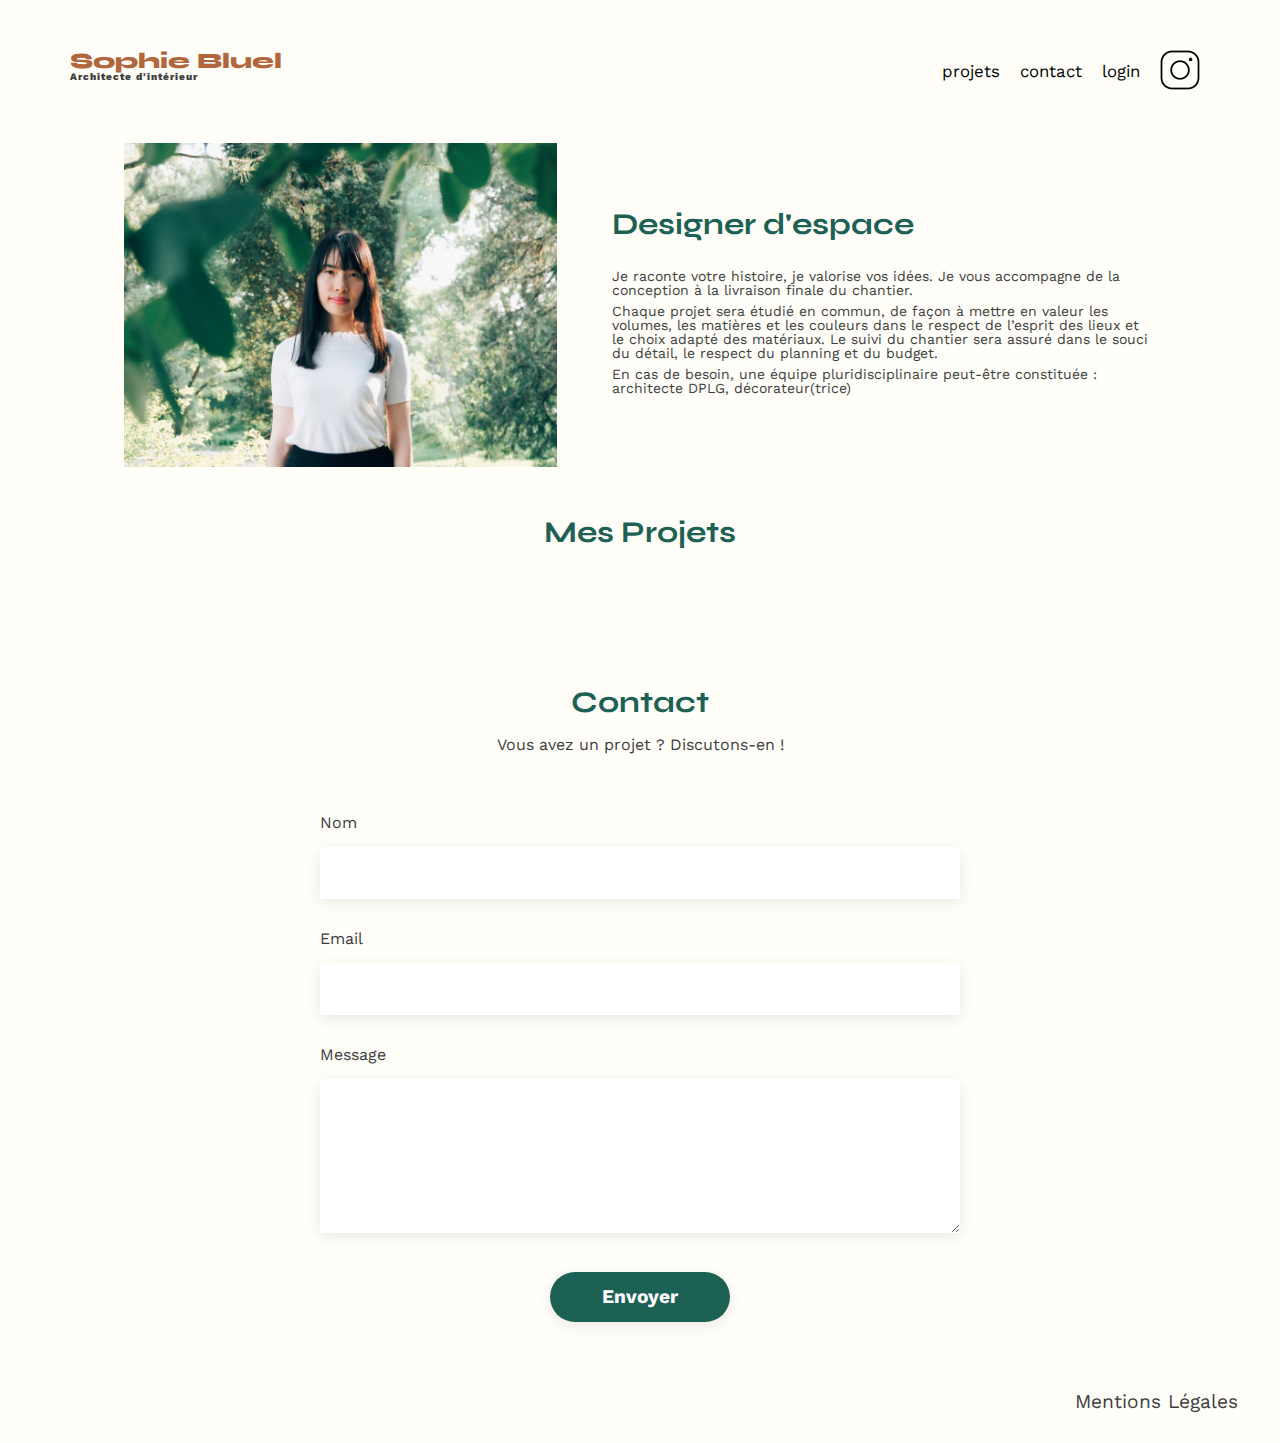
<file: FrontEnd/index.html>
<!DOCTYPE html>
<html lang="fr">
<head>
	<meta charset="UTF-8">
	<title>Sophie Bluel - Architecte d'intérieur</title>
	<meta name="viewport" content="width=device-width, initial-scale=1.0">
	<link rel="stylesheet" href="https://cdnjs.cloudflare.com/ajax/libs/font-awesome/6.0.0-beta3/css/all.min.css">
	<link rel="preconnect" href="https://fonts.googleapis.com">
	<link rel="preconnect" href="https://fonts.gstatic.com" crossorigin>
	<link href='https://unpkg.com/boxicons@2.1.4/css/boxicons.min.css' rel='stylesheet'>
	<link href="https://fonts.googleapis.com/css2?family=Syne:wght@700;800&family=Work+Sans&display=swap" rel="stylesheet">
	<meta name="description" content="">
	<link rel="stylesheet" href="./assets/style.css">
	<script src="js/works.js" defer></script>
	<script src="js/user.js" defer></script>
	<script src="js/modal.js" defer></script>
	<script src="js/script.js" defer></script>
</head>
<body>
	<div class="edit-bar"></div>
	<div class="content">
	<header>
    <a href="index.html"><h1>Sophie Bluel <span>Architecte d'intérieur</span></h1></a>
	<nav>
		<ul>
			<li><a href="#portfolio">projets</a></li>
          	<li><a href="#contact">contact</a></li>
         	<li><a id="login-link" href="connexion.html">login</a></li>
          	<li><img src="./assets/icons/instagram.png" alt="Instagram" /></li>
		</ul>
	</nav>
</header>
<main>
	<section id="introduction">
		<figure>
			<img src="./assets/images/sophie-bluel.png" alt="">
		</figure>
		<article>
			<h2>Designer d'espace</h2>
			<p>Je raconte votre histoire, je valorise vos idées. Je vous accompagne de la conception à la livraison finale du chantier.</p>
			<p>Chaque projet sera étudié en commun, de façon à mettre en valeur les volumes, les matières et les couleurs dans le respect de l’esprit des lieux et le choix adapté des matériaux. Le suivi du chantier sera assuré dans le souci du détail, le respect du planning et du budget.</p>
			<p>En cas de besoin, une équipe pluridisciplinaire peut-être constituée : architecte DPLG, décorateur(trice)</p>
		</article>
	</section>
</section>

	<section id="portfolio">
		<h2 id="mes-projets-titre">Mes Projets </h2>
		<div class="modal hidden">
		<div class="modalWithButton">
			<div class="modal-content">
			</div>
		  </div>
		</div>
	</div>
		<div class="filtres">
		</div>
		<div class="gallery">
		</div>
	</section>
	<section id="contact">
		<h2>Contact</h2>
		<p>Vous avez un projet ? Discutons-en !</p>
		<form action="#" method="post">
			<label for="name">Nom</label>
			<input type="text" name="name" id="name">
			<label for="email">Email</label>
			<input type="email" name="email" id="email">
			<label for="message">Message</label>
			<textarea name="message" id="message" cols="30" rows="10"></textarea>
			<input type="submit" value="Envoyer">
		</form>
	</section>
</main>

<footer>
	<nav>
		<ul>
			<li>Mentions Légales</li>
		</ul>
	</nav>
</footer>
</div>
</body>
</html>
</file>
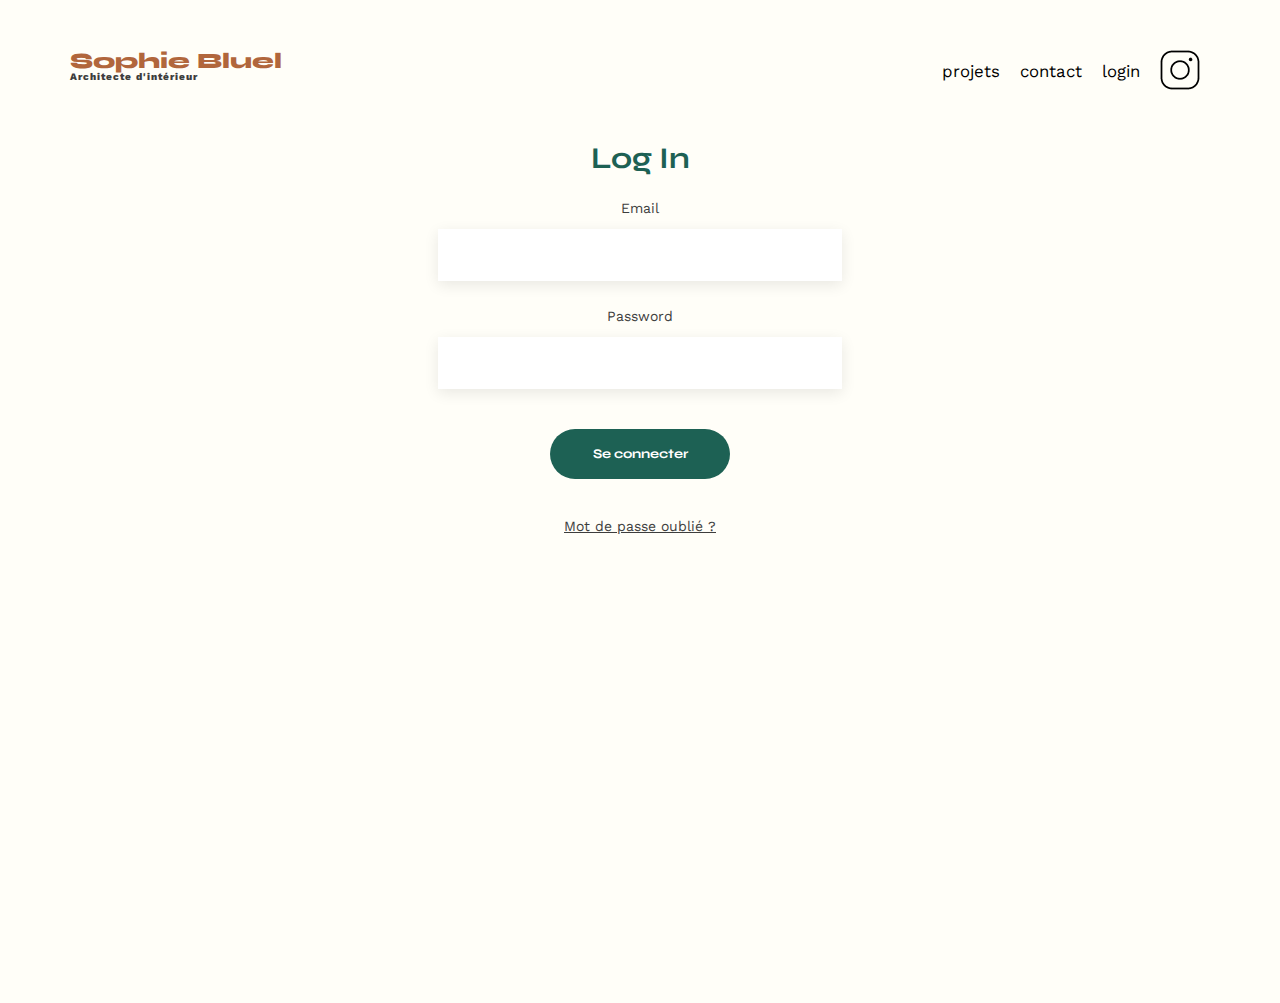
<file: FrontEnd/connexion.html>
<!DOCTYPE html>
<html lang="en">
<head>
    <meta charset="UTF-8">
	<title>Espace Connexion</title>
	<meta name="viewport" content="width=device-width, initial-scale=1.0">
	<link rel="preconnect" href="https://fonts.googleapis.com">
	<link rel="preconnect" href="https://fonts.gstatic.com" crossorigin>
	<link href="https://fonts.googleapis.com/css2?family=Syne:wght@700;800&family=Work+Sans&display=swap" rel="stylesheet">
	<meta name="description" content="">
	<link rel="stylesheet" href="./assets/login.css">
    <link rel="stylesheet" href="./assets/style.css">
    <script src="js/user.js" defer></script>
    <script src="js/login.js" defer></script>
	
</head>
<body>
<div class="content">
    <header>
    <a href="index.html"><h1>Sophie Bluel <span>Architecte d'intérieur</span></h1></a>
    <nav>
        <ul>
            <li><a href="index.html#portfolio">projets</a></li>
            <li><a href="index.html#contact">contact</a></li>
            <li><a href="connexion.html">login</a></li>
            <li><img src="./assets/icons/instagram.png" alt="Instagram"></li>
        </ul>
    </nav>    
</header>
<main>
    <section id="login">
    <form id="loginForm">
        <h2>Log In</h2>
        <label for="email">Email</label>
        <input type="email" id="email" name="email" required>
        <label for="password">Password</label>
        <input type="password" id="password" name="password" required>
        <button type="submit">Se connecter</button>
        <p><u>Mot de passe oublié ?</u></p>
    </form>
    </section>
</main>
</body>
</div>
</html>
</file>
<file: FrontEnd/assets/login.css>
form {
  display: flex;
  flex-direction: column;
  align-items: center;
  justify-content: flex-start;
  height: 90vh;
}

a {
  text-decoration: none;
}

.btn-admin {
  display: flex;
  width: 100%;
  justify-content: center;
  padding: 10px;
  background-color: black;
  color: white;
}

#login input {
  height: 50px;
  width: 400px;
  font-size: 1.2em;
  border: none;
  box-shadow: 0px 4px 14px rgba(0, 0, 0, 0.09);
}

#login label {
  margin: 2em 0 1em 0;
}

#login form {
  text-align: left;
  margin-top: 30px;
  display: flex;
  flex-direction: column;
}

#login button[type="submit"] {
  font-family: "Syne";
  font-weight: 700;
  color: white;
  background-color: #1d6154;
  margin: 3em auto;
  width: 180px;
  height: 50px;
  text-align: center;
  border-radius: 60px;
  border: none;
}
</file>
<file: FrontEnd/assets/style.css>
/* http://meyerweb.com/eric/tools/css/reset/
   v2.0 | 20110126
   License: none (public domain)
*/

html,body,div,span,applet,object,iframe,h1,
h2,h3,h4,h5,h6,p,blockquote,pre,a,abbr,acronym,
address,big,cite,code,del,dfn,em,img,ins,kbd,q,s,samp,
small,strike,strong,sub,sup,tt,var,b,u,i,center,dl,
dt,dd,ol,ul,li,fieldset,form,label,legend,table,
caption,tbody,tfoot,thead,tr,th,td,article,aside,
canvas,details,embed,figure,figcaption,footer,
header,hgroup,menu,nav,output,ruby,section,summary,
time,mark,audio,video {
  margin: 0;
  padding: 0;
  border: 0;
  font-size: 100%;
  font: inherit;
  font-family: "Work Sans";
  vertical-align: baseline;
  color: #3d3d3d;
}
/* HTML5 display-role reset for older browsers */
article,aside,details,figcaption,figure,
footer,header,hgroup,menu,nav,section {
  display: block;
}
body {
  line-height: 1;
  background-color: #fffef8;
}

a {
  color: #000;
  text-decoration: none;
}

a:visited {
  color: #000;
}
ol,
ul {
  list-style: none;
}
blockquote,
q {
  quotes: none;
}
blockquote:before,
blockquote:after,
q:before,
q:after {
  content: "";
  content: none;
}
table {
  border-collapse: collapse;
  border-spacing: 0;
}
/** end reset css**/
.content {
  max-width: 1140px;
  margin: auto;
  font-family: "Work Sans";
  font-size: 14px;
  background-color: #fffef8;
}
header {
  display: flex;
  justify-content: space-between;
  margin: 50px 0;
}
section {
  margin: 50px 0;
}

h1 {
  display: flex;
  flex-direction: column;
  font-family: "Syne";
  font-size: 22px;
  font-weight: 800;
  color: #b1663c;
}

h1 > span {
  font-family: "Work Sans";
  font-size: 10px;
  letter-spacing: 0.1em;
}

h2 {
  font-family: "Syne";
  font-weight: 700;
  font-size: 30px;
  color: #1d6154;
}
nav ul {
  display: flex;
  align-items: center;
  list-style-type: none;
}
nav li {
  padding: 0 10px;
  font-size: 1.2em;
}

li:hover {
  color: #b1663c;
}
#introduction {
  display: flex;
  align-items: center;
  width: 95%;
  justify-items: center;
}

#introduction figure {
  flex: 1;
}
#introduction img {
  display: block;
  margin: auto;
  width: 80%;
}

#introduction article {
  flex: 1;
}
#introduction h2 {
  margin-bottom: 1em;
}

#introduction p {
  margin-bottom: 0.5em;
}
#portfolio h2 {
  text-align: center;
  margin-bottom: 1em;
}

.filtres {
  display: flex;
  justify-content: center;
  margin-bottom: 2.5em;
  padding-left: 10%;
  padding-right: 10%;
}

.filtres button {
  background-color: #fff;
  color: #1d6154;
  padding: 8px 10px;
  margin-left: 5px;
  margin-right: 5px;
  border: 1px solid #1d6154;
  border-radius: 60px;
  cursor: pointer;
  font-family: "Syne";
}

.filtres button:hover,
.filtres button:focus,
.filtres .active {
  background-color: #1d6154;
  color: #fff;
  outline: none;
}

.gallery {
  width: 63%;
  margin: 0 auto;
  display: grid;
  grid-template-columns: 1fr 1fr 1fr;
  grid-column-gap: 20px;
  grid-row-gap: 20px;
}

.gallery img {
  width: 100%;
  max-width: 305px;
  max-height: 464px;
}

#contact {
  width: 50%;
  margin: auto;
  margin-top: 50px;
}
#contact > * {
  text-align: center;
}
#contact h2 {
  margin-bottom: 20px;
}
#contact form {
  text-align: left;
  margin-top: 30px;
  display: flex;
  flex-direction: column;
}

#contact input {
  height: 50px;
  font-size: 1.2em;
  border: none;
  box-shadow: 0px 4px 14px rgba(0, 0, 0, 0.09);
}
#contact label {
  margin: 2em 0 1em 0;
}
#contact textarea {
  border: none;
  box-shadow: 0px 4px 14px rgba(0, 0, 0, 0.09);
}

input[type="submit"] {
  font-family: "Syne";
  font-weight: 700;
  color: white;
  background-color: #1d6154;
  margin: 2em auto;
  width: 180px;
  text-align: center;
  border-radius: 60px;
}

footer nav ul {
  display: flex;
  justify-content: flex-end;
  margin: 2em;
}

/* CSS de la page index.html en mode edit */

.btn-admin {
  display: block;
  position: relative;
  top: 0;
  width: 100%;
  justify-content: center;
  padding: 10px;
  background-color: black;
  color: white;
  font-family: "Work Sans";
  font-size: 14px;
}

#mes-projets-titre {
  display: flex;
  justify-content: center;
}

.btn-modifier-projets {
  font-family: "Work Sans";
  background: none;
  border: none;
  color: #000;
  font-size: 14px;
  cursor: pointer;
  display: flex;
  align-items: center;
  margin-left: 10px; /* Espace entre le titre et le bouton */
}

.edit-bar .fa-pen-to-square {
  color: white;
}

/* Fond grisé */
.modal {
  position: fixed;
  top: 0;
  left: 0;
  width: 100%;
  height: 100%;
  background: rgba(0, 0, 0, 0.3);
  display: flex;
  justify-content: center;
  align-items: center;
  z-index: 1000;
}

/* Cacher la modale par défaut */
.hidden {
  display: none;
}

/* Contenu de la modale */
.modal-content {
  position: relative;
  width: 630px;
  height: 688px;
  background: white;
  border-radius: 8px;
  padding: 20px;
  text-align: center;
  box-shadow: 0 4px 6px rgba(0, 0, 0, 0.1);
}

/* Bouton fermer */
.close-button {
  position: absolute;
  top: 10px;
  right: 10px;
  background: none;
  border: none;
  font-size: 1.5rem;
  cursor: pointer;
}

/* Titre */
.modal-content h2 {
  margin-top: 20px;
  font-size: 1.5rem;
  color: #333;
  font-family: Work Sans;
}

.modalWithButton {
  position: relative;
}

hr {
  display: block;
  width: 420px;
}

/* Container des images */
.photos-container {
  display: flex;
  flex-wrap: wrap;
  gap: 7px;
  margin: 74px 100px;
}

/* Image individuelle */
.photos-container img {
  width: 76.61px;
  height: 102.57px;
  border: 1px solid #ddd;
  cursor: pointer;
  position: relative;
}

.fa-trash-alt {
  position: absolute;
  top: 5px;
  right: 5px;
  color: #fff;
  background-color: black;
  padding: 3.5px;
  border-radius: 4px;
}

/* Bouton "Ajouter une photo" */
.add-photo-button {
  background: #1d6154;
  color: white;
  padding: 10px 20px;
  border: none;
  border-radius: 20px;
  cursor: pointer;
  font-family: Syne;
  margin-top: 18px;
  width: 237px;
  height: 36px;
}

.add-photo-button:focus {
  background: #1d6154;
}

/*CSS DE LA DEUXIEME FENETRE MODALE*/

/* Container principal */
.form-ajout-photo {
  display: flex;
  flex-direction: column;
  gap: 16px;
}

.encadré-upload {
  background: #e8f1f6;
  border-radius: 3px;
  border: none;
  font-size: 16px;
  font-family: Work Sans;
  text-align: center;
  align-items: center;
  margin-bottom: 10px;
}

.select-image {
  display: block;
  width: 100%;
  padding: 12px 0;
  border-radius: 50px;
  font-weight: 500;
  font-family: Work Sans;
  font-size: 14px;
  border: none;
  cursor: pointer;
  background-color: #cbd6dc;
  color: #306685;
}

.image-upload-container {
  margin: auto;
  width: 140px;
  height: 169px;
}

.img-area {
  position: relative;
  width: 140px;
  height: 169px;
  display: flex;
  justify-content: center;
  align-items: center;
  border-radius: 5px;
  cursor: pointer;
  flex-direction: column;
}

.img-area i {
  color: #b9c5cc;
  font-size: 70px;
}

.img-area p {
  color: #444444;
  font-size: 10px;
  margin-top: 5px;
}

.img-area img {
  width: 100%;
  max-width: 140px;
  height: auto;
  height: 100%;
  object-fit: cover;
}

#validerButton {
  margin: auto;
  background: #a7a7a7;
  width: 237px;
  height: 36px;
  justify-content: center;
  align-items: center;
  color: white;
  padding: 10px 20px;
  border: none;
  border-radius: 20px;
  cursor: pointer;
  font-family: Syne;
}

#validerButton:hover {
  background-color: #1d6154;
}

.return-button {
  position: absolute;
  top: 10px;
  left: 10px;
  background: none;
  border: none;
  font-size: 1.5rem;
  cursor: pointer;
}

#formInfosPhoto {
  display: flex;
  flex-direction: column;
  margin: auto;
  text-align: left;
  margin-top: 30px;
  width: 420px;
}

#formInfosPhoto input[type="text"] {
  padding: 1em;
  margin-bottom: 20px;
  font-size: 1.2em;
  font-family: "Work Sans";
  border: none;
  box-shadow: 0px 4px 14px rgba(0, 0, 0, 0.09);
}
#formInfosPhoto label {
  margin: 1em -1em 6px;
}

#formInfosPhoto textarea {
  border: none;
  box-shadow: 0px 4px 14px rgba(0, 0, 0, 0.09);
}

input[type="submit"] {
  font-family: "Work Sans";
  font-weight: 700;
  color: white;
  background-color: #1d6154;
  margin: 2em auto;
  width: 180px;
  text-align: center;
  border-radius: 60px;
}

#category {
  padding: 1.4em;
  font-family: "Work sans";
  border: none;
  box-shadow: 0px 4px 14px rgba(0, 0, 0, 0.09);
}
</file>
